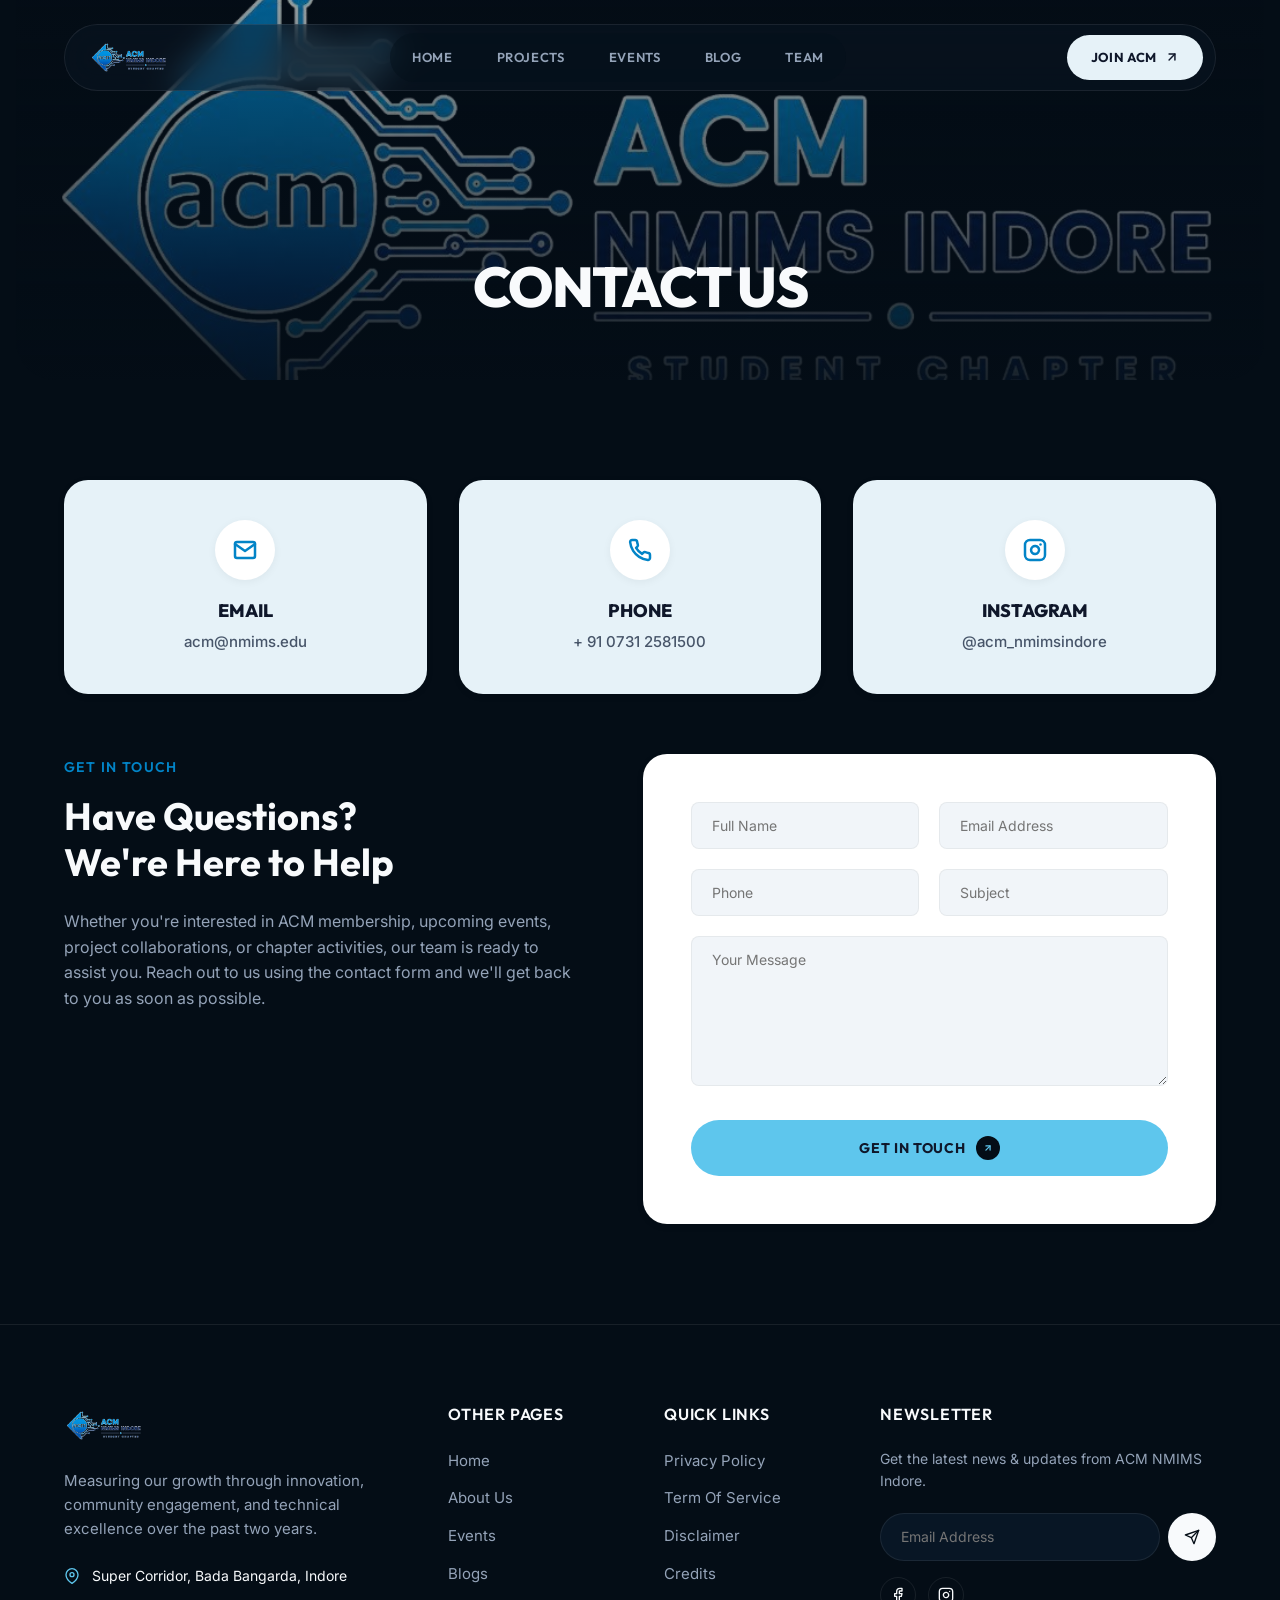
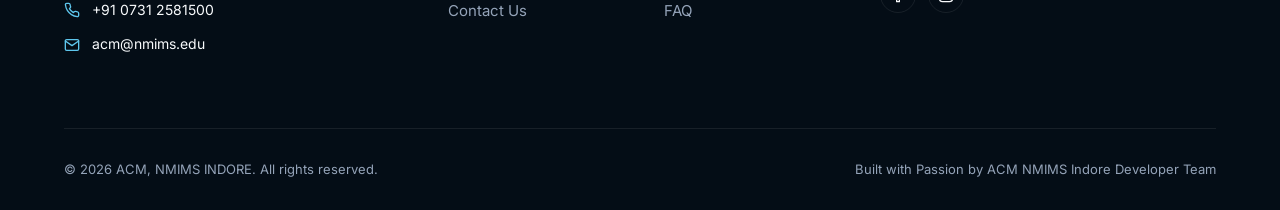
<file: contact.html>
<!DOCTYPE html>
<html lang="en">
<head>
  <meta charset="UTF-8">
  <meta name="viewport" content="width=device-width, initial-scale=1.0">
  <title>Contact Us - ACM NMIMS Indore</title>
  <meta name="description" content="Reach out to the ACM NMIMS Indore Student Chapter with your questions or collaboration ideas.">
  <link rel="stylesheet" href="style.css">
  <style>
    /* Contact Channels Row */
    .channels-grid {
      display: grid;
      grid-template-columns: repeat(3, 1fr);
      gap: 32px;
      margin-bottom: 60px;
    }

    .channel-card {
      background-color: #e6f2f8;
      border-radius: var(--radius-lg);
      padding: 40px 32px;
      text-align: center;
      color: var(--text-light-primary);
      box-shadow: var(--shadow-sm);
      transition: var(--transition);
    }

    .channel-card:hover {
      transform: translateY(-6px);
      box-shadow: var(--shadow-md);
    }

    .channel-icon-wrapper {
      width: 60px;
      height: 60px;
      background-color: white;
      border-radius: 50%;
      display: flex;
      align-items: center;
      justify-content: center;
      margin: 0 auto 20px;
      color: var(--accent-blue);
      box-shadow: var(--shadow-sm);
    }

    .channel-card h3 {
      font-size: 18px;
      font-weight: 800;
      text-transform: uppercase;
      margin-bottom: 8px;
    }

    .channel-card p {
      font-size: 15px;
      color: var(--text-light-secondary);
      font-weight: 500;
    }

    /* Contact Form Layout */
    .contact-layout {
      display: grid;
      grid-template-columns: 0.95fr 1.05fr;
      gap: 60px;
      align-items: flex-start;
    }

    .contact-info-panel h2 {
      font-size: 38px;
      line-height: 1.2;
      margin-bottom: 24px;
    }

    .contact-form-panel {
      background-color: white;
      border-radius: var(--radius-lg);
      padding: 48px;
      box-shadow: var(--shadow-sm);
      color: var(--text-light-primary);
    }

    .form-grid-2x2 {
      display: grid;
      grid-template-columns: 1fr 1fr;
      gap: 20px;
      margin-bottom: 20px;
    }

    .form-group {
      display: flex;
      flex-direction: column;
    }

    .form-control {
      background-color: #f1f5f9;
      border: 1px solid rgba(0, 0, 0, 0.05);
      border-radius: var(--radius-sm);
      padding: 14px 20px;
      font-family: var(--font-body);
      font-size: 14px;
      color: var(--text-light-primary);
      transition: var(--transition);
      width: 100%;
    }

    .form-control:focus {
      outline: none;
      background-color: white;
      border-color: var(--accent-blue);
      box-shadow: 0 0 0 4px rgba(2, 132, 199, 0.08);
    }

    textarea.form-control {
      min-height: 150px;
      resize: vertical;
    }

    .contact-form-panel .btn {
      width: 100%;
      justify-content: center;
      margin-top: 10px;
    }

    @media (max-width: 1024px) {
      .contact-layout {
        grid-template-columns: 1fr;
      }
    }

    @media (max-width: 768px) {
      .channels-grid {
        grid-template-columns: 1fr;
        gap: 20px;
      }
      .form-grid-2x2 {
        grid-template-columns: 1fr;
        gap: 16px;
      }
      .contact-form-panel {
        padding: 30px 20px;
      }
    }
  </style>
</head>
<body>

  <!-- Shared Header Navbar -->
  <header>
    <div class="container">
      <nav class="navbar animate-fade-in">
        <a href="index.html" class="nav-brand">
          <img src="assets/images/Projects_page1_img3.png" alt="ACM NMIMS Indore Logo">
        </a>
        <button class="nav-toggle" aria-label="Toggle Navigation">
          <span></span>
          <span></span>
          <span></span>
        </button>
        <div class="nav-menu">
          <a href="index.html" class="nav-link">Home</a>
          <a href="projects.html" class="nav-link">Projects</a>
          <a href="events.html" class="nav-link">Events</a>
          <a href="blog.html" class="nav-link">Blog</a>
          <a href="team.html" class="nav-link">Team</a>
        </div>
        <div class="nav-cta">
          <a href="membership.html" class="btn-join">
            Join ACM
            <svg width="14" height="14" viewBox="0 0 24 24" fill="none" stroke="currentColor" stroke-width="2.5" stroke-linecap="round" stroke-linejoin="round"><line x1="7" y1="17" x2="17" y2="7"></line><polyline points="7 7 17 7 17 17"></polyline></svg>
          </a>
        </div>
      </nav>
    </div>
  </header>

  <!-- Page Hero Banner -->
  <section class="page-hero animate-fade-in" style="background-image: url('assets/images/Untitled_page1_img8.png');">
    <div class="container">
      <div class="page-hero-content">
        <h1 class="page-hero-title">Contact Us</h1>
      </div>
    </div>
  </section>

  <!-- Contact channels & form section -->
  <section class="section-dark">
    <div class="container">
      <!-- 3 Channels Grid -->
      <div class="channels-grid animate-fade-in">
        <!-- Email -->
        <div class="channel-card">
          <div class="channel-icon-wrapper">
            <svg width="24" height="24" viewBox="0 0 24 24" fill="none" stroke="currentColor" stroke-width="2.5" stroke-linecap="round" stroke-linejoin="round"><path d="M4 4h16c1.1 0 2 .9 2 2v12c0 1.1-.9 2-2 2H4c-1.1 0-2-.9-2-2V6c0-1.1.9-2 2-2z"></path><polyline points="22,6 12,13 2,6"></polyline></svg>
          </div>
          <h3>Email</h3>
          <p><a href="mailto:acm@nmims.edu">acm@nmims.edu</a></p>
        </div>

        <!-- Phone -->
        <div class="channel-card">
          <div class="channel-icon-wrapper">
            <svg width="24" height="24" viewBox="0 0 24 24" fill="none" stroke="currentColor" stroke-width="2.5" stroke-linecap="round" stroke-linejoin="round"><path d="M22 16.92v3a2 2 0 0 1-2.18 2 19.79 19.79 0 0 1-8.63-3.07 19.5 19.5 0 0 1-6-6 19.79 19.79 0 0 1-3.07-8.67A2 2 0 0 1 4.11 2h3a2 2 0 0 1 2 1.72 12.84 12.84 0 0 0 .7 2.81 2 2 0 0 1-.45 2.11L8.09 9.91a16 16 0 0 0 6 6l1.27-1.27a2 2 0 0 1 2.11-.45 12.84 12.84 0 0 0 2.81.7A2 2 0 0 1 22 16.92z"></path></svg>
          </div>
          <h3>Phone</h3>
          <p><a href="tel:+9107312581500">+ 91 0731 2581500</a></p>
        </div>

        <!-- Instagram -->
        <div class="channel-card">
          <div class="channel-icon-wrapper">
            <svg width="24" height="24" viewBox="0 0 24 24" fill="none" stroke="currentColor" stroke-width="2.5" stroke-linecap="round" stroke-linejoin="round"><rect x="2" y="2" width="20" height="20" rx="5" ry="5"></rect><path d="M16 11.37A4 4 0 1 1 12.63 8 4 4 0 0 1 16 11.37z"></path><line x1="17.5" y1="6.5" x2="17.51" y2="6.5"></line></svg>
          </div>
          <h3>Instagram</h3>
          <p><a href="https://instagram.com/acm_nmimsindore" target="_blank">@acm_nmimsindore</a></p>
        </div>
      </div>

      <!-- Split Layout: Info vs Form -->
      <div class="contact-layout">
        <!-- Guidelines content -->
        <div class="contact-info-panel animate-fade-in">
          <span class="section-tag">Get in touch</span>
          <h2>Have Questions?<br>We're Here to Help</h2>
          <p class="section-desc" style="font-size: 16px;">Whether you're interested in ACM membership, upcoming events, project collaborations, or chapter activities, our team is ready to assist you. Reach out to us using the contact form and we'll get back to you as soon as possible.</p>
        </div>

        <!-- Interactive Form -->
        <div class="contact-form-panel animate-fade-in">
          <form id="contact-form">
            <div class="form-grid-2x2">
              <div class="form-group">
                <input type="text" class="form-control" placeholder="Full Name" required>
              </div>
              <div class="form-group">
                <input type="email" class="form-control" placeholder="Email Address" required>
              </div>
            </div>
            
            <div class="form-grid-2x2">
              <div class="form-group">
                <input type="tel" class="form-control" placeholder="Phone">
              </div>
              <div class="form-group">
                <input type="text" class="form-control" placeholder="Subject" required>
              </div>
            </div>

            <div class="form-group" style="margin-bottom: 24px;">
              <textarea class="form-control" placeholder="Your Message" required></textarea>
            </div>

            <button type="submit" class="btn btn-primary">
              Get In Touch
              <span class="arrow-circle"><svg width="10" height="10" viewBox="0 0 24 24" fill="none" stroke="currentColor" stroke-width="3" stroke-linecap="round" stroke-linejoin="round"><line x1="7" y1="17" x2="17" y2="7"></line><polyline points="7 7 17 7 17 17"></polyline></svg></span>
            </button>
          </form>
        </div>
      </div>
    </div>
  </section>

  <!-- Shared Footer -->
  <footer>
    <div class="container">
      <div class="footer-top">
        <div class="footer-info">
          <img src="assets/images/Projects_page1_img3.png" alt="ACM Logo" class="footer-logo">
          <p>Measuring our growth through innovation, community engagement, and technical excellence over the past two years.</p>
          <div class="footer-contact-item">
            <svg width="16" height="16" viewBox="0 0 24 24" fill="none" stroke="currentColor" stroke-width="2" stroke-linecap="round" stroke-linejoin="round"><path d="M21 10c0 7-9 13-9 13s-9-6-9-13a9 9 0 0 1 18 0z"></path><circle cx="12" cy="10" r="3"></circle></svg>
            <span>Super Corridor, Bada Bangarda, Indore</span>
          </div>
          <div class="footer-contact-item">
            <svg width="16" height="16" viewBox="0 0 24 24" fill="none" stroke="currentColor" stroke-width="2" stroke-linecap="round" stroke-linejoin="round"><path d="M22 16.92v3a2 2 0 0 1-2.18 2 19.79 19.79 0 0 1-8.63-3.07 19.5 19.5 0 0 1-6-6 19.79 19.79 0 0 1-3.07-8.67A2 2 0 0 1 4.11 2h3a2 2 0 0 1 2 1.72 12.84 12.84 0 0 0 .7 2.81 2 2 0 0 1-.45 2.11L8.09 9.91a16 16 0 0 0 6 6l1.27-1.27a2 2 0 0 1 2.11-.45 12.84 12.84 0 0 0 2.81.7A2 2 0 0 1 22 16.92z"></path></svg>
            <span>+91 0731 2581500</span>
          </div>
          <div class="footer-contact-item">
            <svg width="16" height="16" viewBox="0 0 24 24" fill="none" stroke="currentColor" stroke-width="2" stroke-linecap="round" stroke-linejoin="round"><path d="M4 4h16c1.1 0 2 .9 2 2v12c0 1.1-.9 2-2 2H4c-1.1 0-2-.9-2-2V6c0-1.1.9-2 2-2z"></path><polyline points="22,6 12,13 2,6"></polyline></svg>
            <span>acm@nmims.edu</span>
          </div>
        </div>
        <div class="footer-column">
          <h3>Other Pages</h3>
          <ul>
            <li><a href="index.html">Home</a></li>
            <li><a href="about-us.html">About Us</a></li>
            <li><a href="events.html">Events</a></li>
            <li><a href="blog.html">Blogs</a></li>
            <li><a href="contact.html">Contact Us</a></li>
          </ul>
        </div>
        <div class="footer-column">
          <h3>Quick Links</h3>
          <ul>
            <li><a href="#">Privacy Policy</a></li>
            <li><a href="#">Term Of Service</a></li>
            <li><a href="#">Disclaimer</a></li>
            <li><a href="#">Credits</a></li>
            <li><a href="#">FAQ</a></li>
          </ul>
        </div>
        <div class="footer-column footer-newsletter">
          <h3>Newsletter</h3>
          <p>Get the latest news & updates from ACM NMIMS Indore.</p>
          <form class="newsletter-form">
            <input type="email" placeholder="Email Address" required>
            <button type="submit" aria-label="Subscribe">
              <svg width="16" height="16" viewBox="0 0 24 24" fill="none" stroke="currentColor" stroke-width="2" stroke-linecap="round" stroke-linejoin="round"><line x1="22" y1="2" x2="11" y2="13"></line><polygon points="22 2 15 22 11 13 2 9 22 2"></polygon></svg>
            </button>
          </form>
          <div class="social-links">
            <a href="#" class="social-link" aria-label="Facebook">
              <svg width="16" height="16" viewBox="0 0 24 24" fill="none" stroke="currentColor" stroke-width="2" stroke-linecap="round" stroke-linejoin="round"><path d="M18 2h-3a5 5 0 0 0-5 5v3H7v4h3v8h4v-8h3l1-4h-4V7a1 1 0 0 1 1-1h3z"></path></svg>
            </a>
            <a href="#" class="social-link" aria-label="Instagram">
              <svg width="16" height="16" viewBox="0 0 24 24" fill="none" stroke="currentColor" stroke-width="2" stroke-linecap="round" stroke-linejoin="round"><rect x="2" y="2" width="20" height="20" rx="5" ry="5"></rect><path d="M16 11.37A4 4 0 1 1 12.63 8 4 4 0 0 1 16 11.37z"></path><line x1="17.5" y1="6.5" x2="17.51" y2="6.5"></line></svg>
            </a>
          </div>
        </div>
      </div>
      <div class="footer-bottom">
        <p>&copy; 2026 ACM, NMIMS INDORE. All rights reserved.</p>
        <p>Built with Passion by ACM NMIMS Indore Developer Team</p>
      </div>
    </div>
  </footer>

  <script src="main.js"></script>
</body>
</html>
</file>
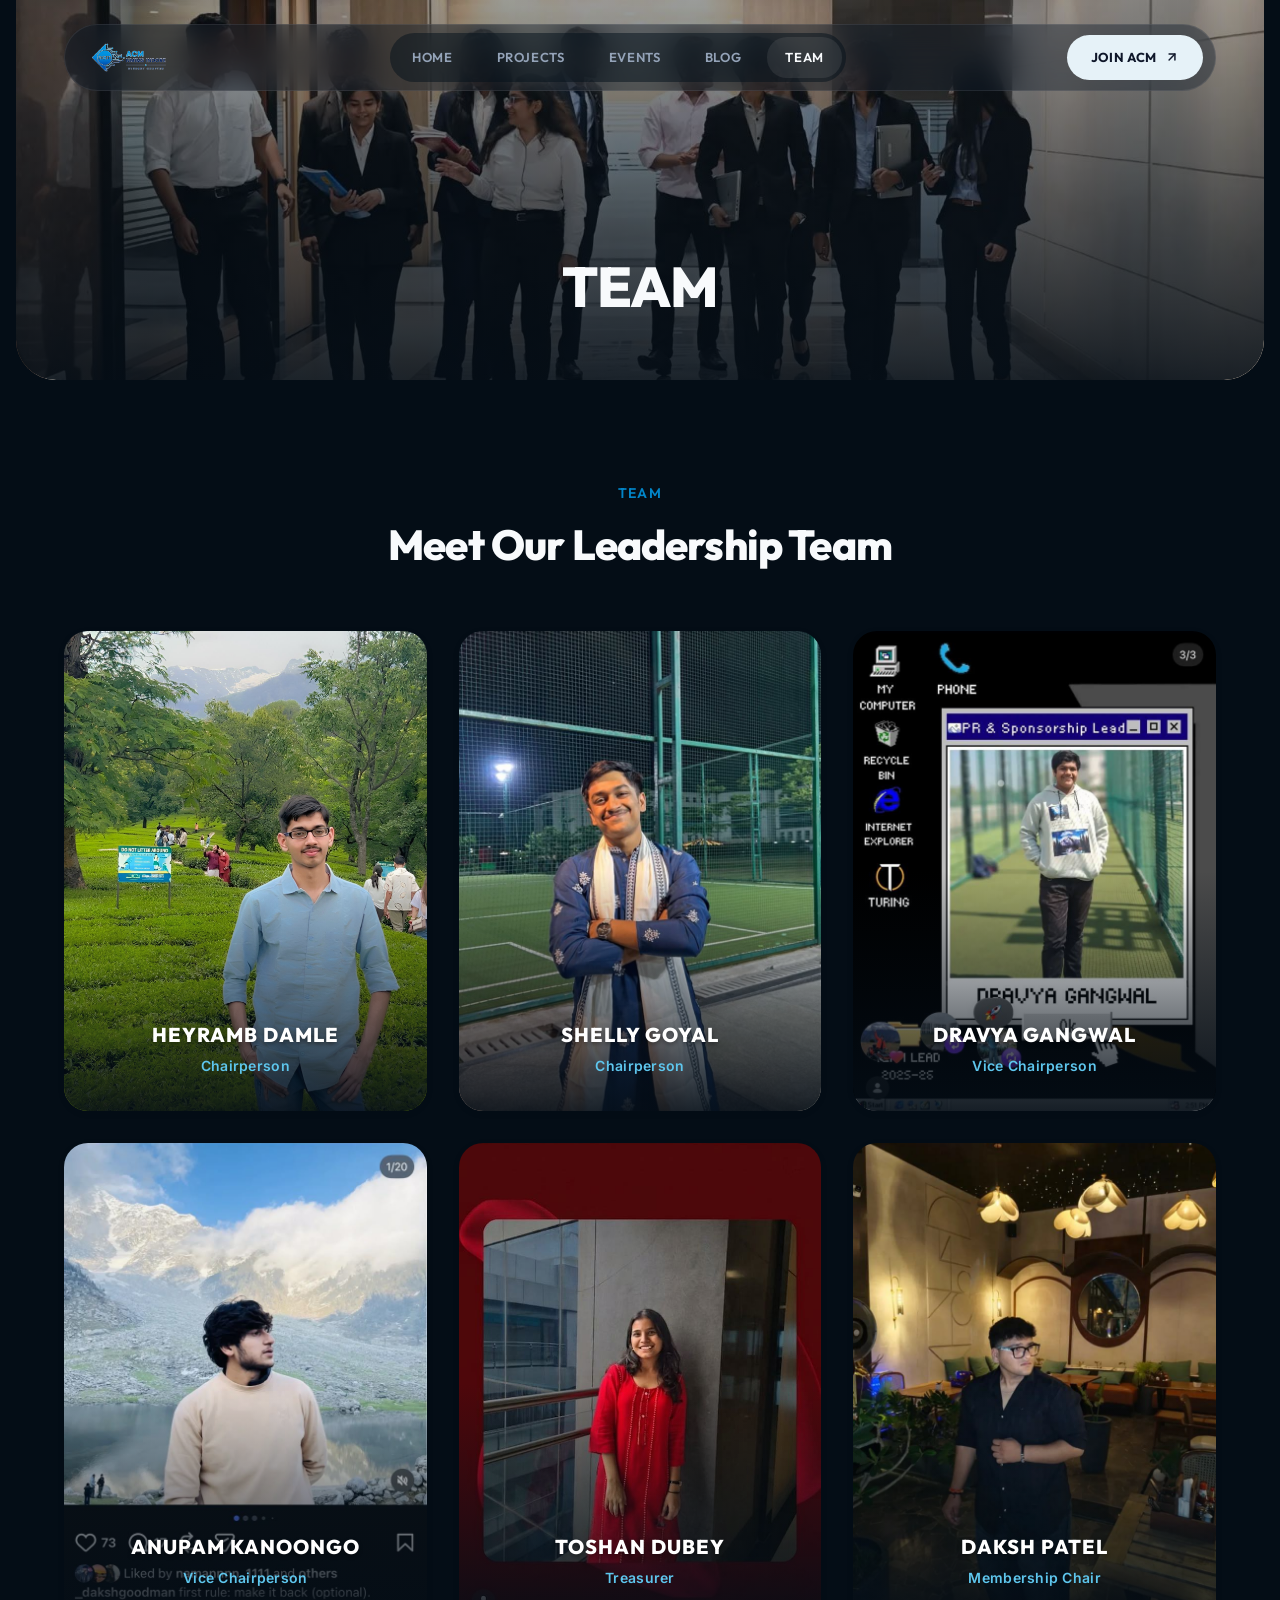
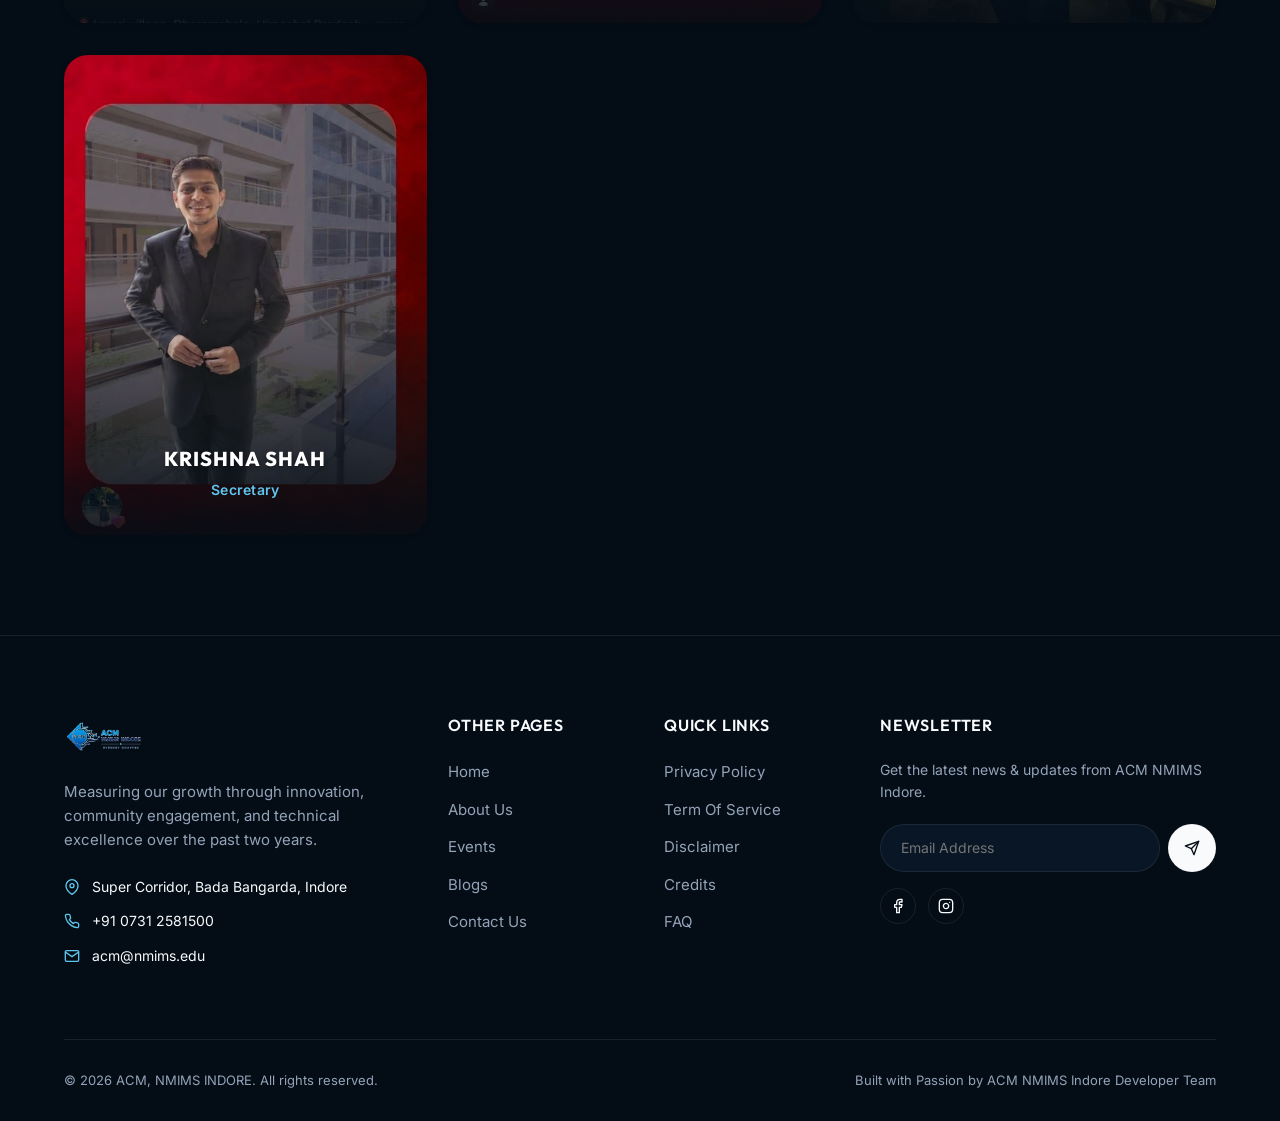
<file: team.html>
<!DOCTYPE html>
<html lang="en">
<head>
  <meta charset="UTF-8">
  <meta name="viewport" content="width=device-width, initial-scale=1.0">
  <title>Leadership Team - ACM NMIMS Indore</title>
  <meta name="description" content="Meet the leadership team and student representatives driving the ACM NMIMS Indore Student Chapter.">
  <link rel="stylesheet" href="style.css">
  <style>
    /* Team Page layout */
    .team-grid {
      display: grid;
      grid-template-columns: repeat(3, 1fr);
      gap: 32px;
      margin-top: 48px;
    }

    .team-card {
      position: relative;
      height: 480px;
      border-radius: var(--radius-lg);
      overflow: hidden;
      box-shadow: var(--shadow-sm);
      transition: var(--transition);
      cursor: pointer;
    }

    .team-card img {
      width: 100%;
      height: 100%;
      object-fit: cover;
      transition: var(--transition);
    }

    .team-card::after {
      content: '';
      position: absolute;
      top: 0;
      left: 0;
      width: 100%;
      height: 100%;
      background: linear-gradient(180deg, rgba(4, 13, 22, 0) 50%, rgba(4, 13, 22, 0.9) 100%);
      transition: var(--transition);
    }

    .team-card:hover {
      transform: translateY(-8px);
      box-shadow: var(--shadow-lg);
    }

    .team-card:hover img {
      transform: scale(1.05);
    }

    .team-card:hover::after {
      background: linear-gradient(180deg, rgba(4, 13, 22, 0) 40%, rgba(4, 13, 22, 0.95) 100%);
    }

    .team-info {
      position: absolute;
      bottom: 32px;
      left: 24px;
      right: 24px;
      z-index: 10;
      text-align: center;
      transition: var(--transition);
    }

    .team-card:hover .team-info {
      transform: translateY(-4px);
    }

    .team-name {
      font-size: 20px;
      font-weight: 800;
      text-transform: uppercase;
      letter-spacing: 0.05em;
      margin-bottom: 6px;
      color: white;
      text-shadow: 0 2px 4px rgba(0, 0, 0, 0.4);
    }

    .team-role {
      font-size: 14px;
      color: var(--accent-cyan);
      font-weight: 600;
      letter-spacing: 0.02em;
    }

    @media (max-width: 1024px) {
      .team-grid {
        grid-template-columns: repeat(2, 1fr);
      }
    }

    @media (max-width: 768px) {
      .team-grid {
        grid-template-columns: 1fr;
      }
      .team-card {
        height: 400px;
      }
    }
  </style>
</head>
<body>

  <!-- Shared Header Navbar -->
  <header>
    <div class="container">
      <nav class="navbar animate-fade-in">
        <a href="index.html" class="nav-brand">
          <img src="assets/images/Projects_page1_img3.png" alt="ACM NMIMS Indore Logo">
        </a>
        <button class="nav-toggle" aria-label="Toggle Navigation">
          <span></span>
          <span></span>
          <span></span>
        </button>
        <div class="nav-menu">
          <a href="index.html" class="nav-link">Home</a>
          <a href="projects.html" class="nav-link">Projects</a>
          <a href="events.html" class="nav-link">Events</a>
          <a href="blog.html" class="nav-link">Blog</a>
          <a href="team.html" class="nav-link">Team</a>
        </div>
        <div class="nav-cta">
          <a href="membership.html" class="btn-join">
            Join ACM
            <svg width="14" height="14" viewBox="0 0 24 24" fill="none" stroke="currentColor" stroke-width="2.5" stroke-linecap="round" stroke-linejoin="round"><line x1="7" y1="17" x2="17" y2="7"></line><polyline points="7 7 17 7 17 17"></polyline></svg>
          </a>
        </div>
      </nav>
    </div>
  </header>

  <!-- Page Hero Banner -->
  <section class="page-hero animate-fade-in" style="background-image: url('assets/images/Team_page1_img8.png');">
    <div class="container">
      <div class="page-hero-content">
        <h1 class="page-hero-title">Team</h1>
      </div>
    </div>
  </section>

  <!-- Leadership Team section -->
  <section class="section-dark">
    <div class="container">
      <div style="text-align: center; margin-bottom: 60px;">
        <span class="section-tag">Team</span>
        <h2 class="section-title">Meet Our Leadership Team</h2>
      </div>

      <div class="team-grid animate-fade-in">
        <!-- Chairperson 1: Heyramb -->
        <div class="team-card">
          <img src="assets/images/Team_page1_img1.png" alt="Heyramb Damle - Chairperson">
          <div class="team-info">
            <h3 class="team-name">Heyramb Damle</h3>
            <span class="team-role">Chairperson</span>
          </div>
        </div>

        <!-- Chairperson 2: Shelly -->
        <div class="team-card">
          <img src="assets/images/Team_page1_img3.png" alt="Shelly Goyal - Chairperson">
          <div class="team-info">
            <h3 class="team-name">Shelly Goyal</h3>
            <span class="team-role">Chairperson</span>
          </div>
        </div>

        <!-- Vice Chairperson 1: Dravya -->
        <div class="team-card">
          <img src="assets/images/Team_page1_img4.png" alt="Dravya Gangwal - Vice Chairperson">
          <div class="team-info">
            <h3 class="team-name">Dravya Gangwal</h3>
            <span class="team-role">Vice Chairperson</span>
          </div>
        </div>

        <!-- Vice Chairperson 2: Anupam -->
        <div class="team-card">
          <img src="assets/images/Team_page1_img5.png" alt="Anupam Kanoongo - Vice Chairperson">
          <div class="team-info">
            <h3 class="team-name">Anupam Kanoongo</h3>
            <span class="team-role">Vice Chairperson</span>
          </div>
        </div>

        <!-- Treasurer: Toshan -->
        <div class="team-card">
          <img src="assets/images/Team_page1_img7.png" alt="Toshan Dubey - Treasurer">
          <div class="team-info">
            <h3 class="team-name">Toshan Dubey</h3>
            <span class="team-role">Treasurer</span>
          </div>
        </div>

        <!-- Membership Chair: Daksh -->
        <div class="team-card">
          <img src="assets/images/Team_page1_img10.png" alt="Daksh Patel - Membership Chair">
          <div class="team-info">
            <h3 class="team-name">Daksh Patel</h3>
            <span class="team-role">Membership Chair</span>
          </div>
        </div>

        <!-- Secretary: Krishna -->
        <div class="team-card">
          <img src="assets/images/Team_page1_img12.png" alt="Krishna Shah - Secretary">
          <div class="team-info">
            <h3 class="team-name">Krishna Shah</h3>
            <span class="team-role">Secretary</span>
          </div>
        </div>
      </div>
    </div>
  </section>

  <!-- Shared Footer -->
  <footer>
    <div class="container">
      <div class="footer-top">
        <div class="footer-info">
          <img src="assets/images/Projects_page1_img3.png" alt="ACM Logo" class="footer-logo">
          <p>Measuring our growth through innovation, community engagement, and technical excellence over the past two years.</p>
          <div class="footer-contact-item">
            <svg width="16" height="16" viewBox="0 0 24 24" fill="none" stroke="currentColor" stroke-width="2" stroke-linecap="round" stroke-linejoin="round"><path d="M21 10c0 7-9 13-9 13s-9-6-9-13a9 9 0 0 1 18 0z"></path><circle cx="12" cy="10" r="3"></circle></svg>
            <span>Super Corridor, Bada Bangarda, Indore</span>
          </div>
          <div class="footer-contact-item">
            <svg width="16" height="16" viewBox="0 0 24 24" fill="none" stroke="currentColor" stroke-width="2" stroke-linecap="round" stroke-linejoin="round"><path d="M22 16.92v3a2 2 0 0 1-2.18 2 19.79 19.79 0 0 1-8.63-3.07 19.5 19.5 0 0 1-6-6 19.79 19.79 0 0 1-3.07-8.67A2 2 0 0 1 4.11 2h3a2 2 0 0 1 2 1.72 12.84 12.84 0 0 0 .7 2.81 2 2 0 0 1-.45 2.11L8.09 9.91a16 16 0 0 0 6 6l1.27-1.27a2 2 0 0 1 2.11-.45 12.84 12.84 0 0 0 2.81.7A2 2 0 0 1 22 16.92z"></path></svg>
            <span>+91 0731 2581500</span>
          </div>
          <div class="footer-contact-item">
            <svg width="16" height="16" viewBox="0 0 24 24" fill="none" stroke="currentColor" stroke-width="2" stroke-linecap="round" stroke-linejoin="round"><path d="M4 4h16c1.1 0 2 .9 2 2v12c0 1.1-.9 2-2 2H4c-1.1 0-2-.9-2-2V6c0-1.1.9-2 2-2z"></path><polyline points="22,6 12,13 2,6"></polyline></svg>
            <span>acm@nmims.edu</span>
          </div>
        </div>
        <div class="footer-column">
          <h3>Other Pages</h3>
          <ul>
            <li><a href="index.html">Home</a></li>
            <li><a href="about-us.html">About Us</a></li>
            <li><a href="events.html">Events</a></li>
            <li><a href="blog.html">Blogs</a></li>
            <li><a href="contact.html">Contact Us</a></li>
          </ul>
        </div>
        <div class="footer-column">
          <h3>Quick Links</h3>
          <ul>
            <li><a href="#">Privacy Policy</a></li>
            <li><a href="#">Term Of Service</a></li>
            <li><a href="#">Disclaimer</a></li>
            <li><a href="#">Credits</a></li>
            <li><a href="#">FAQ</a></li>
          </ul>
        </div>
        <div class="footer-column footer-newsletter">
          <h3>Newsletter</h3>
          <p>Get the latest news & updates from ACM NMIMS Indore.</p>
          <form class="newsletter-form">
            <input type="email" placeholder="Email Address" required>
            <button type="submit" aria-label="Subscribe">
              <svg width="16" height="16" viewBox="0 0 24 24" fill="none" stroke="currentColor" stroke-width="2" stroke-linecap="round" stroke-linejoin="round"><line x1="22" y1="2" x2="11" y2="13"></line><polygon points="22 2 15 22 11 13 2 9 22 2"></polygon></svg>
            </button>
          </form>
          <div class="social-links">
            <a href="#" class="social-link" aria-label="Facebook">
              <svg width="16" height="16" viewBox="0 0 24 24" fill="none" stroke="currentColor" stroke-width="2" stroke-linecap="round" stroke-linejoin="round"><path d="M18 2h-3a5 5 0 0 0-5 5v3H7v4h3v8h4v-8h3l1-4h-4V7a1 1 0 0 1 1-1h3z"></path></svg>
            </a>
            <a href="#" class="social-link" aria-label="Instagram">
              <svg width="16" height="16" viewBox="0 0 24 24" fill="none" stroke="currentColor" stroke-width="2" stroke-linecap="round" stroke-linejoin="round"><rect x="2" y="2" width="20" height="20" rx="5" ry="5"></rect><path d="M16 11.37A4 4 0 1 1 12.63 8 4 4 0 0 1 16 11.37z"></path><line x1="17.5" y1="6.5" x2="17.51" y2="6.5"></line></svg>
            </a>
          </div>
        </div>
      </div>
      <div class="footer-bottom">
        <p>&copy; 2026 ACM, NMIMS INDORE. All rights reserved.</p>
        <p>Built with Passion by ACM NMIMS Indore Developer Team</p>
      </div>
    </div>
  </footer>

  <script src="main.js"></script>
</body>
</html>
</file>
<file: style.css>
/* ACM NMIMS Indore Student Chapter - CSS Design System */

@import url('https://fonts.googleapis.com/css2?family=Inter:wght@300;400;500;600;700&family=Outfit:wght@400;500;600;700;800&display=swap');

:root {
  /* Colors */
  --bg-dark: #040d16;
  --bg-card-dark: #081625;
  --bg-light: #e6f2f8;
  --bg-card-light: #ffffff;
  --text-light-primary: #0f172a;
  --text-light-secondary: #475569;
  --text-dark-primary: #f8fafc;
  --text-dark-secondary: #94a3b8;
  
  --accent-cyan: #5ec6ed;
  --accent-cyan-hover: #38bdf8;
  --accent-blue: #0284c7;
  --border-dark: rgba(255, 255, 255, 0.08);
  --border-light: rgba(0, 0, 0, 0.08);
  
  /* Fonts */
  --font-heading: 'Outfit', sans-serif;
  --font-body: 'Inter', sans-serif;
  
  /* Shadows */
  --shadow-sm: 0 2px 8px rgba(0, 0, 0, 0.05);
  --shadow-md: 0 10px 30px rgba(0, 0, 0, 0.08);
  --shadow-lg: 0 20px 50px rgba(0, 0, 0, 0.15);
  
  /* Layout */
  --container-width: 1200px;
  --radius-lg: 24px;
  --radius-md: 16px;
  --radius-sm: 8px;
  --transition: all 0.3s cubic-bezier(0.4, 0, 0.2, 1);
}

/* Base resets */
* {
  margin: 0;
  padding: 0;
  box-sizing: border-box;
}

body {
  font-family: var(--font-body);
  background-color: var(--bg-dark);
  color: var(--text-dark-primary);
  line-height: 1.6;
  -webkit-font-smoothing: antialiased;
  overflow-x: hidden;
}

a {
  text-decoration: none;
  color: inherit;
  transition: var(--transition);
}

img {
  max-width: 100%;
  height: auto;
  display: block;
}

h1, h2, h3, h4, h5, h6 {
  font-family: var(--font-heading);
  font-weight: 700;
  line-height: 1.2;
}

/* Base utility containers */
.container {
  width: 100%;
  max-width: var(--container-width);
  margin: 0 auto;
  padding: 0 24px;
}

section {
  padding: 100px 0;
  position: relative;
  overflow: hidden;
}

.section-light {
  background-color: var(--bg-light);
  color: var(--text-light-primary);
}

.section-dark {
  background-color: var(--bg-dark);
  color: var(--text-dark-primary);
}

/* Typography styles */
.section-tag {
  font-family: var(--font-heading);
  font-size: 14px;
  font-weight: 600;
  text-transform: uppercase;
  letter-spacing: 0.1em;
  color: var(--accent-blue);
  margin-bottom: 16px;
  display: inline-block;
}

.section-tag-light {
  color: var(--accent-cyan);
}

.section-title {
  font-size: 42px;
  font-weight: 800;
  margin-bottom: 24px;
  letter-spacing: -0.02em;
}

.section-desc {
  font-size: 18px;
  color: var(--text-dark-secondary);
  max-width: 700px;
  margin-bottom: 48px;
}

.section-light .section-desc {
  color: var(--text-light-secondary);
}

/* Navigation Header */
header {
  position: absolute;
  top: 24px;
  left: 0;
  width: 100%;
  z-index: 100;
}

.navbar {
  display: flex;
  justify-content: space-between;
  align-items: center;
  background: rgba(13, 27, 42, 0.4);
  backdrop-filter: blur(16px);
  -webkit-backdrop-filter: blur(16px);
  border: 1px solid var(--border-dark);
  border-radius: 50px;
  padding: 8px 12px 8px 24px;
  transition: var(--transition);
}

.nav-brand {
  display: flex;
  align-items: center;
}

.nav-brand img {
  height: 40px;
  width: auto;
}

.nav-menu {
  display: flex;
  align-items: center;
  gap: 8px;
  background: rgba(5, 16, 26, 0.5);
  border-radius: 30px;
  padding: 4px;
}

.nav-link {
  font-family: var(--font-heading);
  font-size: 13px;
  font-weight: 600;
  text-transform: uppercase;
  letter-spacing: 0.05em;
  color: var(--text-dark-secondary);
  padding: 10px 18px;
  border-radius: 20px;
}

.nav-link:hover, .nav-link.active {
  color: var(--text-dark-primary);
  background: rgba(255, 255, 255, 0.08);
}

.nav-cta .btn-join {
  font-family: var(--font-heading);
  font-size: 13px;
  font-weight: 700;
  text-transform: uppercase;
  letter-spacing: 0.05em;
  background-color: var(--bg-light);
  color: var(--text-light-primary);
  padding: 12px 24px;
  border-radius: 30px;
  display: inline-flex;
  align-items: center;
  gap: 8px;
}

.nav-cta .btn-join:hover {
  background-color: var(--accent-cyan);
  transform: translateY(-2px);
}

.nav-cta .btn-join svg {
  transition: var(--transition);
}

.nav-cta .btn-join:hover svg {
  transform: translate(2px, -2px);
}

/* Mobile Hamburger Menu */
.nav-toggle {
  display: none;
  background: none;
  border: none;
  cursor: pointer;
  padding: 8px;
}

.nav-toggle span {
  display: block;
  width: 24px;
  height: 2px;
  background-color: var(--text-dark-primary);
  margin-bottom: 6px;
  transition: var(--transition);
}

.nav-toggle span:last-child {
  margin-bottom: 0;
}

/* Buttons */
.btn {
  font-family: var(--font-heading);
  font-weight: 700;
  text-transform: uppercase;
  font-size: 14px;
  letter-spacing: 0.05em;
  padding: 16px 32px;
  border-radius: 30px;
  display: inline-flex;
  align-items: center;
  gap: 10px;
  cursor: pointer;
  border: none;
  transition: var(--transition);
}

.btn-primary {
  background-color: var(--accent-cyan);
  color: var(--text-light-primary);
}

.btn-primary:hover {
  background-color: var(--accent-cyan-hover);
  transform: translateY(-2px);
  box-shadow: 0 10px 20px rgba(94, 198, 237, 0.2);
}

.btn-secondary {
  background: transparent;
  border: 2px solid var(--text-dark-primary);
  color: var(--text-dark-primary);
}

.btn-secondary:hover {
  background-color: var(--text-dark-primary);
  color: var(--bg-dark);
  transform: translateY(-2px);
}

.btn-light {
  background-color: var(--bg-dark);
  color: var(--text-dark-primary);
}

.btn-light:hover {
  background-color: var(--bg-card-dark);
  transform: translateY(-2px);
}

.arrow-circle {
  display: flex;
  align-items: center;
  justify-content: center;
  width: 24px;
  height: 24px;
  background-color: var(--bg-dark);
  color: var(--text-dark-primary);
  border-radius: 50%;
  transition: var(--transition);
}

.btn-primary .arrow-circle {
  background-color: var(--bg-dark);
  color: var(--accent-cyan);
}

.btn-light .arrow-circle {
  background-color: var(--accent-cyan);
  color: var(--bg-dark);
}

.btn:hover .arrow-circle svg {
  transform: translate(2px, -2px);
}

/* Header Banners */
.page-hero {
  height: 380px;
  position: relative;
  display: flex;
  align-items: flex-end;
  padding-bottom: 60px;
  background-size: cover;
  background-position: center;
  border-bottom-left-radius: 40px;
  border-bottom-right-radius: 40px;
  margin: 0 16px;
}

.page-hero::before {
  content: '';
  position: absolute;
  top: 0;
  left: 0;
  width: 100%;
  height: 100%;
  background: linear-gradient(180deg, rgba(4, 13, 22, 0.4) 0%, rgba(4, 13, 22, 0.9) 100%);
  border-bottom-left-radius: 40px;
  border-bottom-right-radius: 40px;
}

.page-hero-content {
  position: relative;
  z-index: 10;
  text-align: center;
  width: 100%;
}

.page-hero-title {
  font-size: 56px;
  font-weight: 800;
  text-transform: uppercase;
  letter-spacing: -0.03em;
  color: var(--text-dark-primary);
}

/* Cards Layout */
.card-grid-3 {
  display: grid;
  grid-template-columns: repeat(3, 1fr);
  gap: 32px;
}

.card {
  border-radius: var(--radius-lg);
  overflow: hidden;
  transition: var(--transition);
}

.card-dark {
  background-color: var(--bg-card-dark);
  border: 1px solid var(--border-dark);
}

.card-dark:hover {
  transform: translateY(-8px);
  border-color: rgba(94, 198, 237, 0.2);
  box-shadow: var(--shadow-lg);
}

.card-light {
  background-color: var(--bg-card-light);
  box-shadow: var(--shadow-sm);
}

.card-light:hover {
  transform: translateY(-8px);
  box-shadow: var(--shadow-md);
}

/* Footer styling */
footer {
  background-color: var(--bg-dark);
  border-top: 1px solid var(--border-dark);
  padding: 80px 0 30px;
  color: var(--text-dark-secondary);
}

.footer-top {
  display: grid;
  grid-template-columns: 2fr 1fr 1fr 2fr;
  gap: 48px;
  margin-bottom: 60px;
}

.footer-info .footer-logo {
  height: 40px;
  margin-bottom: 24px;
}

.footer-info p {
  font-size: 15px;
  line-height: 1.6;
  margin-bottom: 24px;
  max-width: 300px;
}

.footer-contact-item {
  display: flex;
  align-items: center;
  gap: 12px;
  margin-bottom: 12px;
  font-size: 14px;
  color: var(--text-dark-primary);
}

.footer-contact-item svg {
  color: var(--accent-cyan);
  flex-shrink: 0;
}

.footer-column h3 {
  color: var(--text-dark-primary);
  font-size: 16px;
  font-weight: 600;
  margin-bottom: 24px;
  text-transform: uppercase;
  letter-spacing: 0.05em;
}

.footer-column ul {
  list-style: none;
}

.footer-column ul li {
  margin-bottom: 12px;
}

.footer-column ul li a {
  font-size: 15px;
}

.footer-column ul li a:hover {
  color: var(--text-dark-primary);
  padding-left: 4px;
}

.footer-newsletter p {
  font-size: 14px;
  margin-bottom: 20px;
}

.newsletter-form {
  display: flex;
  gap: 8px;
  margin-bottom: 16px;
}

.newsletter-form input {
  flex: 1;
  background-color: var(--bg-card-dark);
  border: 1px solid var(--border-dark);
  border-radius: 30px;
  padding: 14px 20px;
  color: var(--text-dark-primary);
  font-family: var(--font-body);
  font-size: 14px;
}

.newsletter-form input:focus {
  outline: none;
  border-color: var(--accent-cyan);
}

.newsletter-form button {
  background-color: var(--text-dark-primary);
  color: var(--bg-dark);
  border: none;
  border-radius: 50%;
  width: 48px;
  height: 48px;
  display: flex;
  align-items: center;
  justify-content: center;
  cursor: pointer;
  transition: var(--transition);
}

.newsletter-form button:hover {
  background-color: var(--accent-cyan);
  transform: rotate(45deg);
}

.social-links {
  display: flex;
  gap: 12px;
}

.social-link {
  display: flex;
  align-items: center;
  justify-content: center;
  width: 36px;
  height: 36px;
  border-radius: 50%;
  border: 1px solid var(--border-dark);
  color: var(--text-dark-primary);
}

.social-link:hover {
  background-color: var(--text-dark-primary);
  color: var(--bg-dark);
  border-color: var(--text-dark-primary);
}

.footer-bottom {
  padding-top: 30px;
  border-top: 1px solid var(--border-dark);
  display: flex;
  justify-content: space-between;
  align-items: center;
  font-size: 13px;
}

/* Animations */
@keyframes fadeIn {
  from { opacity: 0; transform: translateY(20px); }
  to { opacity: 1; transform: translateY(0); }
}

.animate-fade-in {
  animation: fadeIn 0.8s cubic-bezier(0.4, 0, 0.2, 1) forwards;
}

/* RESPONSIVENESS */
@media (max-width: 1024px) {
  .card-grid-3 {
    grid-template-columns: repeat(2, 1fr);
  }
  .footer-top {
    grid-template-columns: repeat(2, 1fr);
  }
}

@media (max-width: 768px) {
  section {
    padding: 60px 0;
  }
  .section-title {
    font-size: 32px;
  }
  .page-hero-title {
    font-size: 38px;
  }
  .navbar {
    padding: 12px 24px;
    border-radius: var(--radius-md);
  }
  .nav-menu {
    display: none; /* Mobile toggled dynamic logic below */
    flex-direction: column;
    position: absolute;
    top: 100%;
    left: 0;
    width: 100%;
    background-color: var(--bg-card-dark);
    border: 1px solid var(--border-dark);
    border-radius: var(--radius-md);
    padding: 16px;
    margin-top: 12px;
    box-shadow: var(--shadow-lg);
    z-index: 99;
  }
  .nav-menu.mobile-open {
    display: flex;
  }
  .nav-link {
    width: 100%;
    text-align: center;
    padding: 12px;
  }
  .nav-toggle {
    display: block;
  }
  .nav-cta {
    display: none;
  }
  .card-grid-3 {
    grid-template-columns: 1fr;
  }
  .footer-top {
    grid-template-columns: 1fr;
    gap: 32px;
  }
  .footer-bottom {
    flex-direction: column;
    gap: 16px;
    text-align: center;
  }
}
</file>
